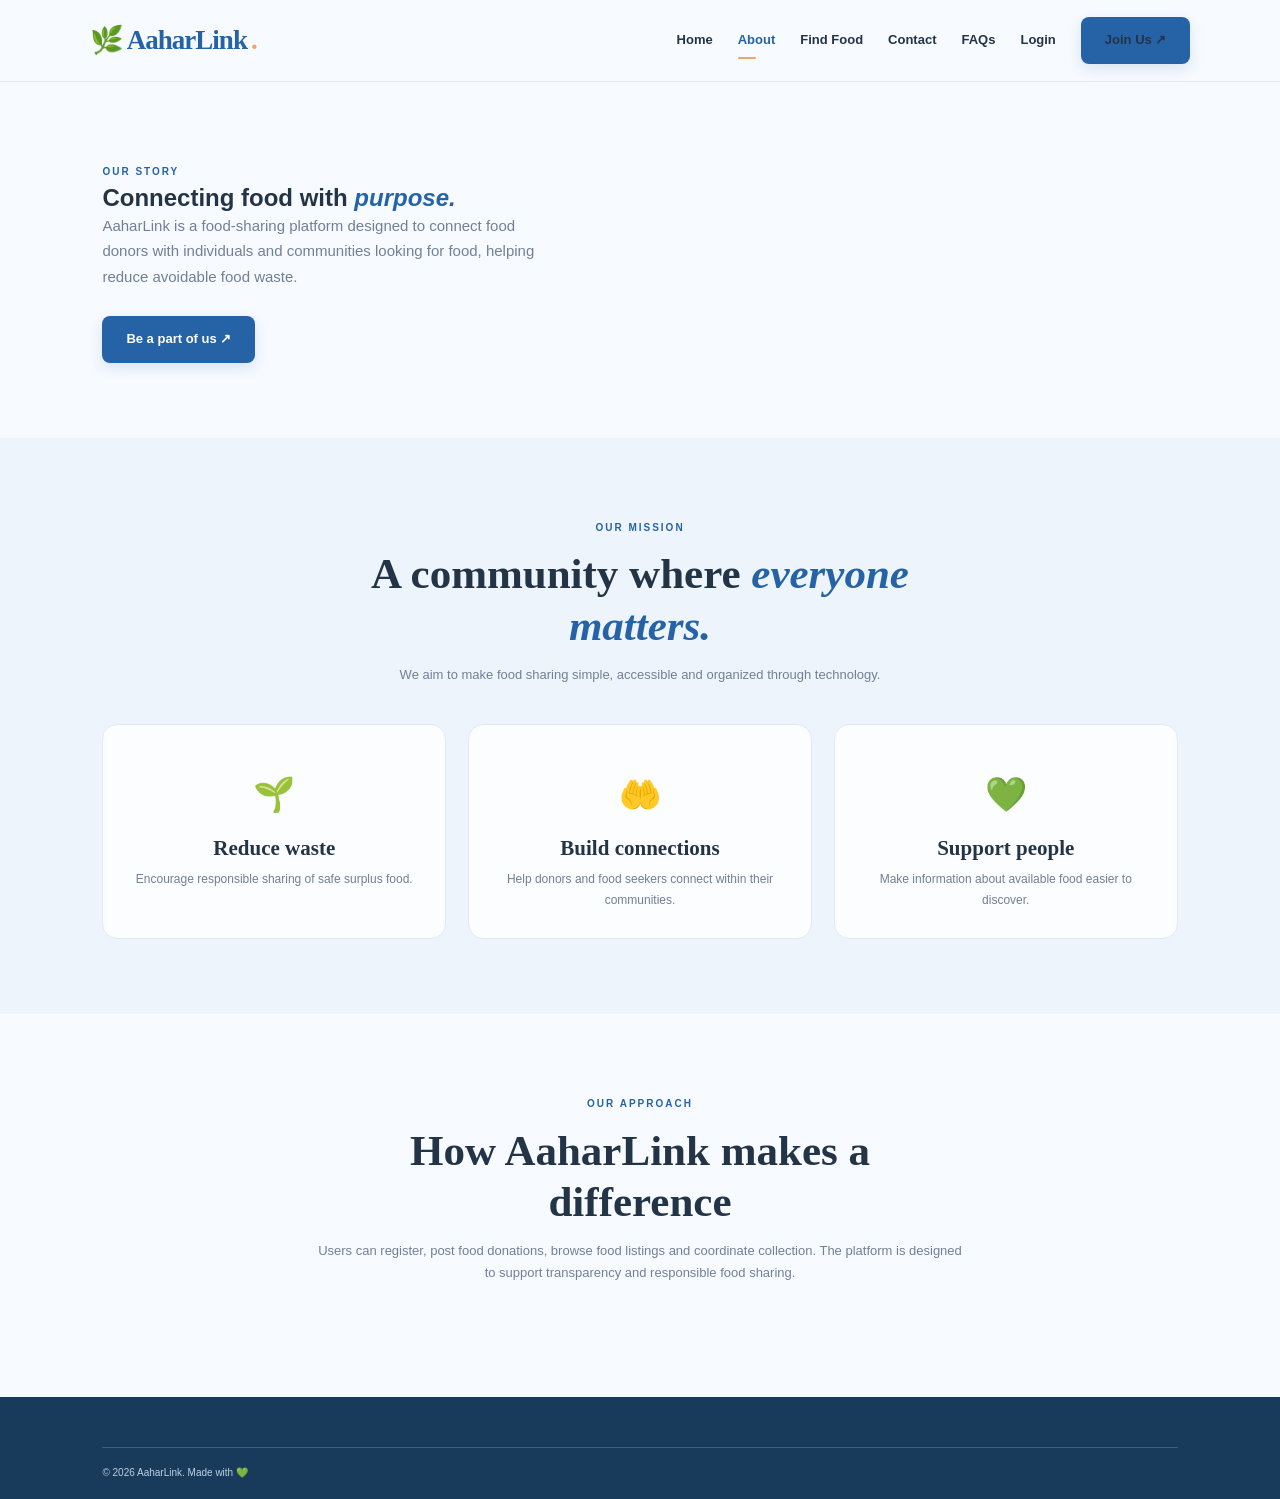
<file: frontend/pages/about.html>
<!DOCTYPE html>
<html lang="en">
<head>
  <meta charset="UTF-8">
  <meta name="viewport" content="width=device-width, initial-scale=1">
  <title>About Us | AaharLink</title>
<link rel="stylesheet" href="../css/style.css">
  
</head>
<body>
<header class="navbar">
  <a class="logo" href="index.html">🌿 AaharLink<span>.</span></a>
  <button class="menu-toggle" id="menuToggle">☰</button>
  <nav id="navLinks">
    <a href="index.html">Home</a><a class="active" href="about.html">About</a>
    <a href="find-food.html">Find Food</a><a href="contact.html">Contact</a>
    <a href="faqs.html">FAQs</a><a href="login.html">Login</a>
    <a class="btn btn-primary" href="register.html">Join Us ↗</a>
  </nav>
</header>
<main>
  <section class="section">
    <div class="hero-content">
      <span class="eyebrow">OUR STORY</span>
      <h1>Connecting food with <span>purpose.</span></h1>
      <p>AaharLink is a food-sharing platform designed to connect food donors with individuals and communities looking for food, helping reduce avoidable food waste.</p>
      <a class="btn btn-primary" href="register.html">Be a part of us ↗</a>
    </div>
  </section>
  <section class="section impact">
    <div class="impact-heading">
      <span class="eyebrow">OUR MISSION</span>
      <h2>A community where <span>everyone matters.</span></h2>
      <p>We aim to make food sharing simple, accessible and organized through technology.</p>
    </div>
    <div class="steps-grid">
      <div class="step-card"><span class="step-icon">🌱</span><h3>Reduce waste</h3><p>Encourage responsible sharing of safe surplus food.</p></div>
      <div class="step-card"><span class="step-icon">🤲</span><h3>Build connections</h3><p>Help donors and food seekers connect within their communities.</p></div>
      <div class="step-card"><span class="step-icon">💚</span><h3>Support people</h3><p>Make information about available food easier to discover.</p></div>
    </div>
  </section>
  <section class="section">
    <div class="impact-heading">
      <span class="eyebrow">OUR APPROACH</span>
      <h2>How AaharLink makes a difference</h2>
      <p>Users can register, post food donations, browse food listings and coordinate collection. The platform is designed to support transparency and responsible food sharing.</p>
    </div>
  </section>
</main>
<footer class="footer"><div class="footer-bottom">© 2026 AaharLink. Made with 💚</div></footer>
<script src="../js/api.js"></script>
<script src="../js/main.js"></script>
</body>
</html>
</file>
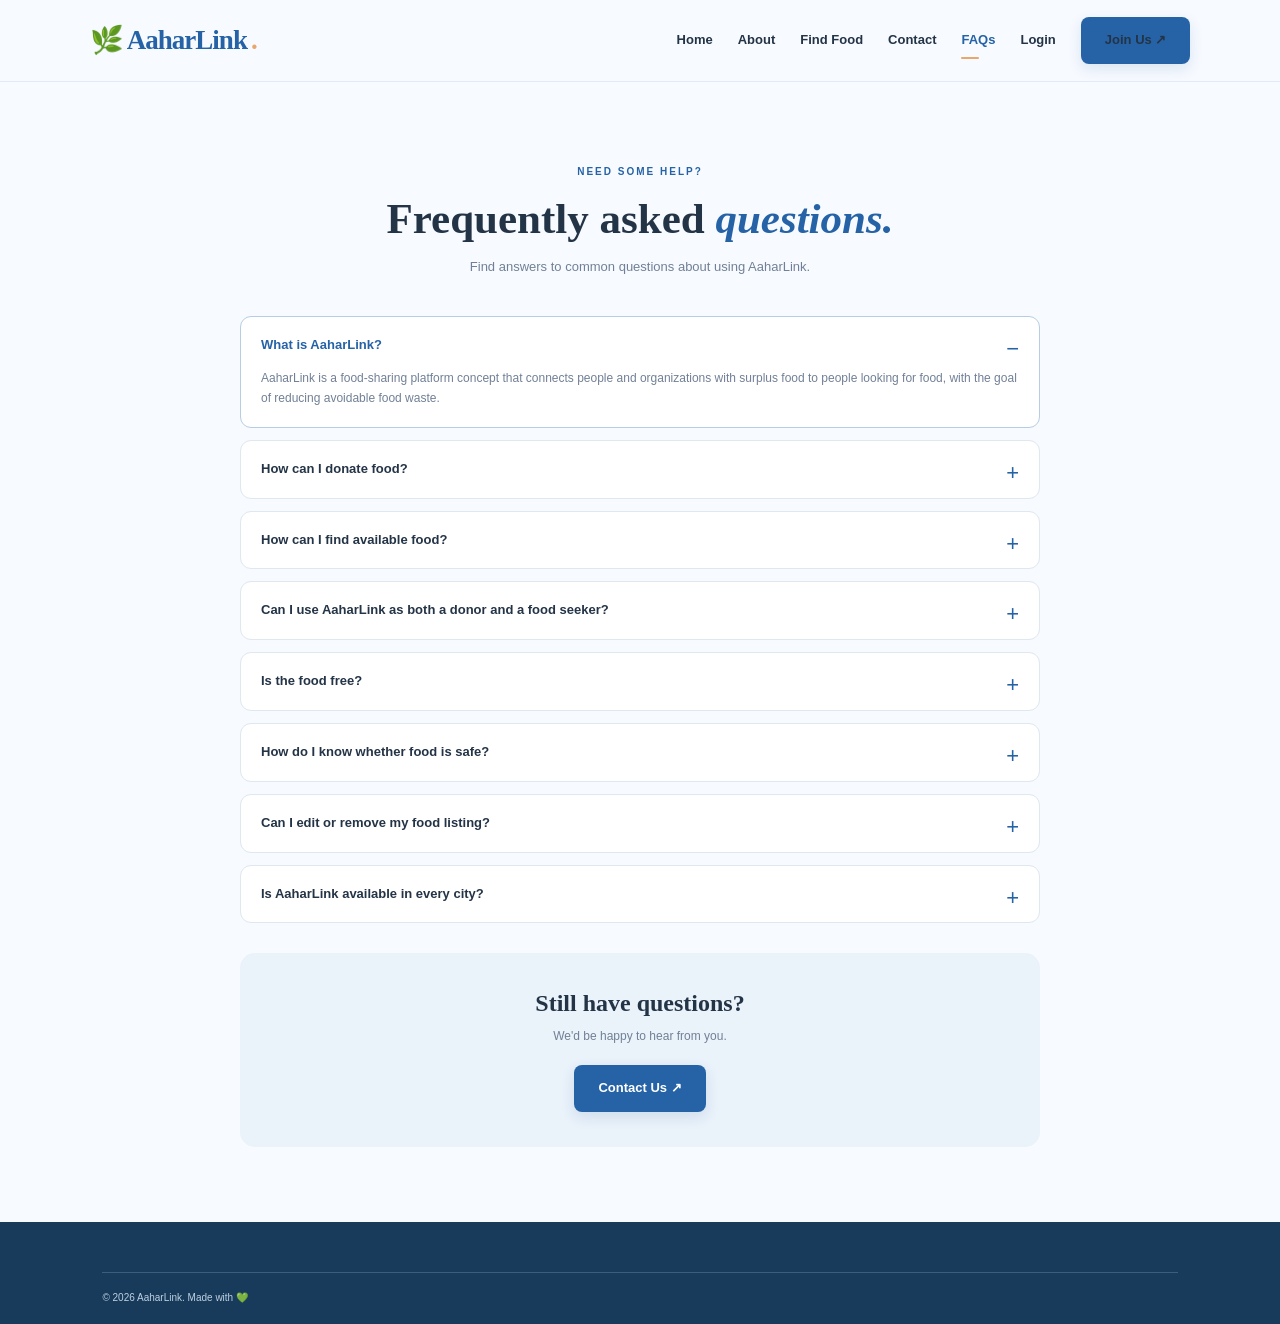
<file: frontend/pages/faqs.html>
<!DOCTYPE html>
<html lang="en">
<head>
  <meta charset="UTF-8">
  <meta name="viewport" content="width=device-width, initial-scale=1">
  <title>FAQs | AaharLink</title>
<link rel="stylesheet" href="../css/style.css">
  
</head>
<body>
<header class="navbar">
  <a class="logo" href="index.html">🌿 AaharLink<span>.</span></a>
  <button class="menu-toggle" id="menuToggle">☰</button>
  <nav id="navLinks">
    <a href="index.html">Home</a><a href="about.html">About</a>
    <a href="find-food.html">Find Food</a><a href="contact.html">Contact</a>
    <a class="active" href="faqs.html">FAQs</a><a href="login.html">Login</a>
    <a class="btn btn-primary" href="register.html">Join Us ↗</a>
  </nav>
</header>
<main class="section">
  <div class="impact-heading">
    <span class="eyebrow">NEED SOME HELP?</span>
    <h2>Frequently asked <span>questions.</span></h2>
    <p>Find answers to common questions about using AaharLink.</p>
  </div>
  <div class="faq-list">
    <details open>
      <summary>What is AaharLink?</summary>
      <p>AaharLink is a food-sharing platform concept that connects people and organizations with surplus food to people looking for food, with the goal of reducing avoidable food waste.</p>
    </details>
    <details>
      <summary>How can I donate food?</summary>
      <p>Create an account, log in, open the Donate Food page and provide the food name, category, quantity, location and pickup deadline.</p>
    </details>
    <details>
      <summary>How can I find available food?</summary>
      <p>Visit the Find Food page to browse food listings. You can search by food name or location and filter by category.</p>
    </details>
    <details>
      <summary>Can I use AaharLink as both a donor and a food seeker?</summary>
      <p>Yes. During registration, select the Both option to indicate that you want to donate food and find food.</p>
    </details>
    <details>
      <summary>Is the food free?</summary>
      <p>AaharLink is designed to facilitate food donations. The terms of each listing should be clear, and users should confirm collection details with the donor.</p>
    </details>
    <details>
      <summary>How do I know whether food is safe?</summary>
      <p>Donors should provide accurate preparation, storage and pickup information. Food seekers should confirm these details and follow appropriate food-safety practices before accepting food.</p>
    </details>
    <details>
      <summary>Can I edit or remove my food listing?</summary>
      <p>Editing and removal are planned features. They need to be implemented with the backend and database before they are available in the live platform.</p>
    </details>
    <details>
      <summary>Is AaharLink available in every city?</summary>
      <p>The platform can be developed for multiple locations. Actual availability depends on the food donations and community participation in each area.</p>
    </details>
  </div>
  <div class="faq-contact">
    <h3>Still have questions?</h3>
    <p>We'd be happy to hear from you.</p>
    <a class="btn btn-primary" href="contact.html">Contact Us ↗</a>
  </div>
</main>
<footer class="footer"><div class="footer-bottom">© 2026 AaharLink. Made with 💚</div></footer>
<script src="../js/api.js"></script>
<script src="../js/main.js"></script>
</body>
</html>
</file>
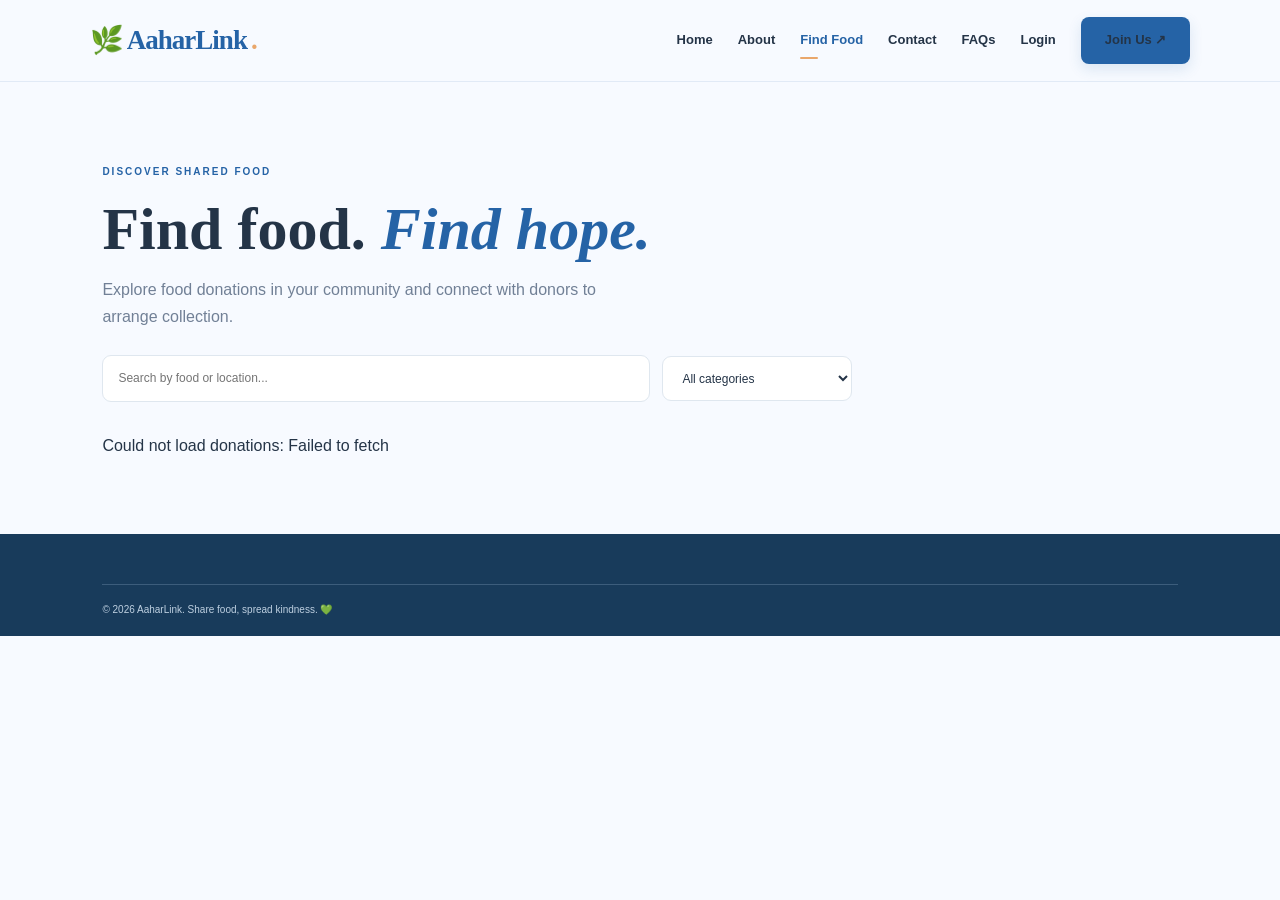
<file: frontend/pages/find-food.html>
<!DOCTYPE html>
<html lang="en">
<head>
  <meta charset="UTF-8">
  <meta name="viewport" content="width=device-width, initial-scale=1">
  <title>Find Food | AaharLink</title>
 <link rel="stylesheet" href="../css/dashboard.css">
 
<link rel="stylesheet" href="../css/style.css">
  
</head>
<body>
<header class="navbar">
  <a class="logo" href="index.html">🌿 AaharLink<span>.</span></a>
  <button class="menu-toggle" id="menuToggle">☰</button>
  <nav id="navLinks">
    <a href="index.html">Home</a><a href="about.html">About</a>
    <a class="active" href="find-food.html">Find Food</a>
    <a href="contact.html">Contact</a><a href="faqs.html">FAQs</a>
    <a href="login.html">Login</a>
    <a class="btn btn-primary" href="register.html">Join Us ↗</a>
  </nav>
</header>
<main>
  <section class="section">
    <span class="eyebrow">DISCOVER SHARED FOOD</span>
    <h1 style="font:700 clamp(38px,5vw,60px) 'Playfair Display',serif;margin:12px 0">
      Find food. <span>Find hope.</span>
    </h1>
    <p style="color:var(--muted);max-width:550px;margin-bottom:25px">
      Explore food donations in your community and connect with donors to arrange collection.
    </p>
    <div class="find-controls">
      <input id="foodSearch" type="search" placeholder="Search by food or location...">
      <select id="foodCategory">
        <option value="All">All categories</option>
        <option value="Fresh Meals">Fresh meals</option>
        <option value="Bakery">Bakery</option>
        <option value="Groceries">Groceries</option>
      </select>
    </div>
    <p id="findMessage" class="form-message" role="status"></p>
    <div id="findFoodGrid" class="dashboard-food-grid find-grid"></div>
    <p id="findEmpty" class="empty-state" hidden>No matching food listings found.</p>
  </section>
</main>
<footer class="footer"><div class="footer-bottom">© 2026 AaharLink. Share food, spread kindness. 💚</div></footer>
<script src="../js/config.js"></script>
<script src="../js/api.js"></script>
<script src="../js/main.js"></script>
<script src="../js/find-food.js"></script>
</body>
</html>
</file>
<file: frontend/css/style.css>
/* =========================================
   AAHARLINK — GLOBAL STYLESHEET
   Theme: Blue & White
========================================= */

/* 1. GOOGLE FONTS
   DM Sans + Playfair Display are imported in HTML.
========================================= */

:root {
  /* Brand Colors */
  --green: #2563a6;
  --green-dark: #174775;
  --green-light: #4784bd;
  --sage: #dceafb;
  --sage-light: #edf5fd;
  --cream: #f7faff;
  --cream-dark: #eaf2fa;
  --white: #ffffff;

  /* Text Colors */
  --text: #243447;
  --muted: #718096;
  --light-text: #9aa9b8;

  /* Accent Colors */
  --orange: #e9a76b;
  --peach: #f7e5d4;
  --red: #c45d54;
  --blue: #e8f0f5;

  /* Borders and Shadows */
  --border: #dfe7ef;
  --shadow-sm: 0 4px 15px rgba(36, 67, 102, 0.06);
  --shadow: 0 12px 35px rgba(36, 67, 102, 0.1);
  --shadow-lg: 0 20px 55px rgba(36, 67, 102, 0.14);

  /* Layout */
  --container: 1200px;
  --radius-sm: 8px;
  --radius-md: 14px;
  --radius-lg: 20px;
  --transition: 0.25s ease;
}

/* 2. RESET */

* {
  margin: 0;
  padding: 0;
  box-sizing: border-box;
}

html {
  scroll-behavior: smooth;
  scroll-padding-top: 90px;
}

body {
  min-height: 100vh;
  font-family: "DM Sans", sans-serif;
  background: var(--cream);
  color: var(--text);
  line-height: 1.6;
  overflow-x: hidden;
}

h1, h2, h3, h4, h5, h6 {
  color: var(--text);
  line-height: 1.25;
}

p {
  line-height: 1.7;
}

a {
  color: inherit;
  text-decoration: none;
}

button,
input,
textarea,
select {
  font: inherit;
}

button {
  cursor: pointer;
}

img {
  display: block;
  max-width: 100%;
}

ul {
  list-style: none;
}

::selection {
  background: var(--sage);
  color: var(--green-dark);
}

/* 3. SCROLLBAR */

::-webkit-scrollbar {
  width: 8px;
}

::-webkit-scrollbar-track {
  background: var(--cream);
}

::-webkit-scrollbar-thumb {
  background: #b6cce2;
  border-radius: 20px;
}

::-webkit-scrollbar-thumb:hover {
  background: var(--green-light);
}

/* 4. NAVIGATION BAR */

.navbar {
  width: 100%;
  min-height: 82px;
  padding: 12px 7%;
  display: flex;
  align-items: center;
  justify-content: space-between;
  gap: 25px;
  position: sticky;
  top: 0;
  z-index: 100;
  background: rgba(247, 250, 255, 0.97);
  border-bottom: 1px solid rgba(37, 99, 166, 0.1);
  backdrop-filter: blur(12px);
}

.logo {
  display: inline-flex;
  align-items: center;
  gap: 4px;
  flex-shrink: 0;
  color: var(--green);
  font-family: "Playfair Display", serif;
  font-size: 27px;
  font-weight: 800;
  letter-spacing: -1px;
}

.logo span {
  color: var(--orange);
}

.navbar nav {
  display: flex;
  align-items: center;
  justify-content: flex-end;
  gap: 25px;
}

.navbar nav a,
.navbar nav button {
  color: var(--text);
  font-size: 13px;
  font-weight: 600;
  transition: color var(--transition);
  white-space: nowrap;
}

.navbar nav a:hover,
.navbar nav a.active {
  color: var(--green);
}

.navbar nav button.btn-primary,
.navbar nav button.btn-primary:hover {
  color: var(--white);
}

.navbar nav a.active:not(.btn) {
  position: relative;
}

.navbar nav a.active:not(.btn)::after {
  content: "";
  position: absolute;
  height: 2px;
  width: 18px;
  bottom: -8px;
  left: 0;
  background: var(--orange);
  border-radius: 5px;
}

.navbar nav .nav-login {
  margin-left: 3px;
}

.menu-toggle {
  display: none;
  border: 0;
  background: transparent;
  color: var(--green);
  font-size: 25px;
  line-height: 1;
}

/* 5. BUTTONS */

.btn {
  display: inline-flex;
  justify-content: center;
  align-items: center;
  gap: 8px;
  min-height: 45px;
  padding: 12px 23px;
  border: 1px solid transparent;
  border-radius: var(--radius-sm);
  font-size: 13px;
  font-weight: 700;
  text-align: center;
  cursor: pointer;
  transition:
    background var(--transition),
    color var(--transition),
    transform var(--transition),
    box-shadow var(--transition);
}

.btn:hover {
  transform: translateY(-2px);
}

.btn:focus-visible,
button:focus-visible,
a:focus-visible {
  outline: 3px solid var(--orange);
  outline-offset: 3px;
}

.btn-primary {
  background: var(--green);
  color: var(--white);
  box-shadow: 0 5px 14px rgba(37, 99, 166, 0.14);
}

.btn-primary:hover {
  background: var(--green-dark);
  color: var(--white);
  box-shadow: var(--shadow);
}

.btn-outline {
  color: var(--green);
  background: transparent;
  border-color: var(--green);
}

.btn-outline:hover {
  background: var(--sage);
}

.btn-light {
  color: var(--green);
  background: var(--white);
}

.btn-light:hover {
  background: var(--sage-light);
}

.btn-danger {
  color: var(--white);
  background: var(--red);
}

.nav-register {
  min-height: 39px;
  padding: 9px 17px;
}

/* 6. COMMON TEXT STYLES */

.eyebrow {
  display: inline-block;
  color: var(--green);
  font-size: 10px;
  font-weight: 800;
  letter-spacing: 2px;
  line-height: 1.6;
}

.text-muted {
  color: var(--muted);
}

.text-link {
  color: var(--green);
  font-size: 13px;
  font-weight: 700;
  transition: color var(--transition);
}

.text-link:hover {
  color: var(--orange);
}

h2 span,
h1 span {
  color: var(--green);
  font-style: italic;
}

/* 7. HERO SECTION */

.hero {
  width: 100%;
  min-height: 590px;
  padding: 75px 8% 85px;
  display: grid;
  grid-template-columns: 1fr 1fr;
  align-items: center;
  gap: 65px;
  max-width: 1600px;
  margin: auto;
}

.hero-content {
  max-width: 570px;
}

.hero h1 {
  margin: 20px 0;
  color: var(--text);
  font-family: "Playfair Display", serif;
  font-size: clamp(48px, 6vw, 76px);
  font-weight: 800;
  line-height: 1.1;
  letter-spacing: -2px;
}

.hero-content > p {
  max-width: 460px;
  margin-bottom: 27px;
  color: var(--muted);
  font-size: 15px;
}

.hero-buttons {
  display: flex;
  flex-wrap: wrap;
  gap: 12px;
}

.hero-note {
  margin-top: 26px;
  color: var(--muted);
  font-size: 12px;
}

.hero-note span {
  color: #c47c57;
  font-size: 19px;
}

.hero-image {
  position: relative;
  padding: 0 0 25px 20px;
}

.hero-image::before {
  content: "";
  position: absolute;
  inset: 20px -15px 0 40px;
  z-index: 0;
  background: var(--sage);
  border-radius: 45% 45% 20px 20px;
  transform: rotate(3deg);
}

.hero-image > img {
  position: relative;
  z-index: 1;
  width: 100%;
  height: 410px;
  object-fit: cover;
  border-radius: 48% 48% 18px 18px;
  box-shadow: var(--shadow);
}

.floating-card {
  position: absolute;
  left: -25px;
  bottom: 60px;
  z-index: 2;
  display: flex;
  align-items: center;
  gap: 12px;
  padding: 14px 19px;
  background: var(--white);
  border-radius: 14px;
  box-shadow: var(--shadow);
}

.floating-icon {
  font-size: 29px;
}

.floating-card strong,
.floating-card small {
  display: block;
}

.floating-card strong {
  color: var(--text);
  font-size: 13px;
}

.floating-card small {
  color: var(--muted);
  font-size: 11px;
}

.image-label {
  position: absolute;
  right: 0;
  bottom: 0;
  z-index: 2;
  padding: 8px 15px;
  background: var(--green);
  color: var(--white);
  border-radius: var(--radius-sm);
  font-size: 11px;
}

/* 8. COMMON SECTIONS */

.section {
  padding: 75px 8%;
}

.impact-heading {
  max-width: 650px;
  margin: 0 auto 38px;
  text-align: center;
}

.impact-heading h2,
.section-heading h2 {
  margin: 10px 0 12px;
  font-family: "Playfair Display", serif;
  font-size: clamp(30px, 4vw, 43px);
  font-weight: 700;
  line-height: 1.2;
}

.impact-heading p {
  color: var(--muted);
  font-size: 13px;
}

/* 9. IMPACT STATISTICS */

.impact {
  background: #edf4fb;
  text-align: center;
}

.impact-grid {
  display: grid;
  grid-template-columns: repeat(4, 1fr);
  gap: 18px;
}

.impact-card {
  padding: 25px 10px;
  background: var(--white);
  border: 1px solid rgba(37, 99, 166, 0.05);
  border-radius: 15px;
  box-shadow: var(--shadow-sm);
  transition: transform var(--transition), box-shadow var(--transition);
}

.impact-card:hover {
  transform: translateY(-5px);
  box-shadow: var(--shadow);
}

.impact-card > span {
  font-size: 30px;
}

.impact-card h3 {
  margin: 9px 0 2px;
  color: var(--green);
  font-family: "Playfair Display", serif;
  font-size: 29px;
}

.impact-card p {
  color: var(--muted);
  font-size: 12px;
}

.demo-note {
  display: block;
  margin-top: 16px;
  color: var(--muted);
  font-size: 10px;
}

/* 10. FOOD CATEGORY SECTION */

.food-section {
  background: var(--cream);
}

.section-heading {
  display: flex;
  align-items: end;
  justify-content: space-between;
  gap: 15px;
  margin-bottom: 30px;
}

.food-grid {
  display: grid;
  grid-template-columns: repeat(3, minmax(0, 1fr));
  gap: 23px;
}

.food-card {
  overflow: hidden;
  background: var(--white);
  border: 1px solid rgba(37, 99, 166, 0.06);
  border-radius: 15px;
  box-shadow: var(--shadow-sm);
  transition: transform var(--transition), box-shadow var(--transition);
}

.food-card:hover {
  transform: translateY(-5px);
  box-shadow: var(--shadow);
}

.food-card img {
  width: 100%;
  height: 225px;
  object-fit: cover;
}

.food-card-body {
  padding: 20px;
}

.food-tag {
  display: inline-block;
  padding: 5px 10px;
  background: var(--sage-light);
  color: var(--green);
  border-radius: 20px;
  font-size: 10px;
  font-weight: 700;
}

.food-card h3 {
  margin: 10px 0 5px;
  font-family: "Playfair Display", serif;
  font-size: 21px;
}

.food-card p {
  color: var(--muted);
  font-size: 12px;
}

/* 11. HOW IT WORKS */

.how-section {
  background: #f0f5fb;
}

.steps-grid {
  display: grid;
  grid-template-columns: repeat(3, minmax(0, 1fr));
  gap: 22px;
}

.step-card {
  position: relative;
  padding: 28px;
  background: #fbfdff;
  border: 1px solid #e1eaf4;
  border-radius: 15px;
  transition: transform var(--transition), box-shadow var(--transition);
}

.step-card:hover {
  transform: translateY(-4px);
  box-shadow: var(--shadow);
}

.step-number {
  position: absolute;
  top: 15px;
  right: 20px;
  color: #dce8f5;
  font-family: "Playfair Display", serif;
  font-size: 38px;
  font-weight: 700;
}

.step-icon {
  display: block;
  margin: 14px 0;
  font-size: 34px;
}

.step-card h3 {
  margin-bottom: 8px;
  font-family: "Playfair Display", serif;
  font-size: 21px;
}

.step-card p {
  color: var(--muted);
  font-size: 12px;
}

/* 12. CALL TO ACTION */

.cta-section {
  margin: 65px 8%;
  padding: 55px;
  display: flex;
  align-items: center;
  justify-content: space-between;
  gap: 25px;
  color: var(--white);
  background: var(--green);
  border-radius: 20px;
  box-shadow: var(--shadow);
}

.cta-section .eyebrow {
  color: #d9e8f7;
}

.cta-section h2 {
  margin: 12px 0;
  color: var(--white);
  font-family: "Playfair Display", serif;
  font-size: clamp(30px, 4vw, 42px);
  line-height: 1.2;
}

.cta-section p {
  color: #e0ebf7;
  font-size: 13px;
}

/* 13. ABOUT PAGE */

.about-hero {
  padding: 80px 8%;
  display: grid;
  grid-template-columns: 1fr 1fr;
  align-items: center;
  gap: 50px;
}

.about-hero h1 {
  margin: 15px 0;
  font: 800 clamp(40px, 5vw, 64px)/1.15 "Playfair Display", serif;
}

.about-hero p {
  margin-bottom: 20px;
  color: var(--muted);
  font-size: 14px;
}

.about-hero img {
  width: 100%;
  height: 390px;
  object-fit: cover;
  border-radius: 20px 70px 20px 70px;
  box-shadow: var(--shadow);
}

/* 14. CONTACT PAGE */

.contact-layout {
  max-width: 950px;
  margin: 35px auto;
  display: grid;
  grid-template-columns: 0.8fr 1.2fr;
  overflow: hidden;
  background: var(--white);
  border: 1px solid var(--border);
  border-radius: 18px;
  box-shadow: var(--shadow);
}

.contact-info {
  padding: 40px 30px;
  background: #eaf2fa;
}

.contact-info h2 {
  font-family: "Playfair Display", serif;
  font-size: 27px;
}

.contact-info > p {
  margin: 12px 0 30px;
  color: var(--muted);
  font-size: 12px;
}

.contact-detail {
  display: flex;
  align-items: flex-start;
  gap: 12px;
  margin: 20px 0;
}

.contact-detail strong {
  font-size: 12px;
}

.contact-detail span {
  font-size: 12px;
}

/* 15. CONTACT FORM */

.contact-form {
  display: flex;
  flex-direction: column;
  gap: 10px;
  padding: 35px;
}

.contact-form label {
  font-size: 12px;
  font-weight: 700;
}

.contact-form input,
.contact-form textarea {
  width: 100%;
  padding: 12px;
  border: 1px solid var(--border);
  border-radius: 8px;
  outline: none;
  background: #fff;
  color: var(--text);
  font-size: 13px;
}

.contact-form textarea {
  resize: vertical;
}

.contact-form input:focus,
.contact-form textarea:focus {
  border-color: var(--green);
  box-shadow: 0 0 0 3px rgba(37, 99, 166, 0.1);
}

/* 16. FAQ PAGE */

.faq-list {
  max-width: 800px;
  margin: 0 auto;
}

.faq-list details {
  margin-bottom: 12px;
  padding: 18px 20px;
  background: var(--white);
  border: 1px solid var(--border);
  border-radius: 11px;
  transition: border-color var(--transition);
}

.faq-list details[open] {
  border-color: #b7cde3;
}

.faq-list summary {
  position: relative;
  color: var(--text);
  font-size: 13px;
  font-weight: 700;
  cursor: pointer;
  list-style: none;
  padding-right: 25px;
}

.faq-list summary::-webkit-details-marker {
  display: none;
}

.faq-list summary::after {
  content: "+";
  position: absolute;
  right: 0;
  top: -4px;
  color: var(--green);
  font-size: 22px;
  font-weight: 400;
}

.faq-list details[open] summary::after {
  content: "−";
}

.faq-list details[open] summary {
  color: var(--green);
}

.faq-list details p {
  margin-top: 12px;
  color: var(--muted);
  font-size: 12px;
}

.faq-contact {
  max-width: 800px;
  margin: 30px auto 0;
  padding: 35px;
  background: #eaf2fa;
  border-radius: 15px;
  text-align: center;
}

.faq-contact h3 {
  font-family: "Playfair Display", serif;
  font-size: 24px;
}

.faq-contact p {
  margin: 8px 0 18px;
  color: var(--muted);
  font-size: 12px;
}

/* 17. FIND FOOD PAGE */

.find-controls {
  max-width: 750px;
  margin: 25px 0 30px;
  display: flex;
  gap: 12px;
}

.find-controls input,
.find-controls select {
  min-width: 0;
  padding: 13px 15px;
  background: var(--white);
  border: 1px solid var(--border);
  border-radius: 9px;
  outline: none;
  color: var(--text);
  font-size: 12px;
}

.find-controls input {
  flex: 1;
}

.find-controls select {
  width: 190px;
}

.find-controls input:focus,
.find-controls select:focus {
  border-color: var(--green);
}

/* 18. FOOTER */

.footer {
  padding: 50px 8% 18px;
  background: #183b5b;
  color: #edf5fc;
}

.footer-main {
  display: grid;
  grid-template-columns: 2fr 1fr 1fr;
  gap: 50px;
  padding-bottom: 35px;
}

.footer-logo {
  color: var(--white);
}

.footer-main p {
  max-width: 330px;
  margin-top: 12px;
  color: #c3d3e2;
  font-size: 12px;
}

.footer-main h4 {
  margin-bottom: 13px;
  color: var(--white);
  font-size: 13px;
}

.footer-main > div > a:not(.logo) {
  display: block;
  margin: 8px 0;
  color: #c3d3e2;
  font-size: 12px;
  transition: color var(--transition);
}

.footer-main > div > a:hover {
  color: var(--white);
}

.footer-bottom {
  display: flex;
  justify-content: space-between;
  gap: 15px;
  padding-top: 17px;
  border-top: 1px solid #3c5d7c;
  color: #bed0e1;
  font-size: 10px;
}

/* 19. SHARED EMPTY AND STATUS STATES */

.empty-state {
  padding: 40px 10px;
  color: var(--muted);
  text-align: center;
  font-size: 13px;
}

[hidden] {
  display: none !important;
}

/* 20. RESPONSIVE DESIGN */

@media (max-width: 1100px) {
  .navbar {
    padding-right: 5%;
    padding-left: 5%;
  }

  .navbar nav {
    gap: 15px;
  }

  .hero {
    padding-right: 6%;
    padding-left: 6%;
    gap: 35px;
  }

  .section {
    padding-right: 6%;
    padding-left: 6%;
  }

  .footer {
    padding-right: 6%;
    padding-left: 6%;
  }
}

@media (max-width: 850px) {
  .navbar nav {
    gap: 11px;
  }

  .navbar nav a,
  .navbar nav button {
    font-size: 11px;
  }

  .logo {
    font-size: 23px;
  }

  .hero {
    min-height: 520px;
    gap: 25px;
  }

  .hero h1 {
    font-size: 53px;
  }

  .hero-image > img {
    height: 350px;
  }

  .impact-grid {
    grid-template-columns: repeat(2, 1fr);
  }

  .food-grid {
    gap: 15px;
  }

  .food-card img {
    height: 185px;
  }

  .steps-grid {
    gap: 14px;
  }

  .step-card {
    padding: 20px;
  }
}

@media (max-width: 700px) {
  .navbar {
    min-height: 70px;
    padding: 10px 5%;
  }

  .menu-toggle {
    display: block;
  }

  .navbar nav {
    display: none;
    position: absolute;
    top: 70px;
    left: 0;
    right: 0;
    padding: 22px 7%;
    flex-direction: column;
    align-items: stretch;
    gap: 14px;
    background: var(--cream);
    box-shadow: var(--shadow);
    border-top: 1px solid var(--border);
  }

  .navbar nav.open {
    display: flex;
  }

  .navbar nav a,
  .navbar nav button {
    padding: 5px 0;
    font-size: 13px;
  }

  .navbar nav a.active:not(.btn)::after {
    display: none;
  }

  .navbar nav .btn {
    align-self: flex-start;
    padding: 10px 18px;
  }

  .hero {
    grid-template-columns: 1fr;
    padding: 45px 6% 55px;
    gap: 35px;
  }

  .hero h1 {
    font-size: clamp(44px, 11vw, 62px);
  }

  .hero-content > p {
    font-size: 13px;
  }

  .hero-image {
    margin: 0 12px;
    padding-left: 10px;
  }

  .hero-image > img {
    height: 330px;
  }

  .floating-card {
    left: -8px;
    bottom: 45px;
  }

  .section {
    padding: 55px 6%;
  }

  .impact-grid {
    grid-template-columns: repeat(2, 1fr);
    gap: 12px;
  }

  .impact-card {
    padding: 20px 8px;
  }

  .impact-card h3 {
    font-size: 25px;
  }

  .food-grid,
  .steps-grid {
    grid-template-columns: 1fr;
  }

  .food-card img {
    height: 230px;
  }

  .section-heading {
    align-items: flex-start;
    flex-direction: column;
  }

  .cta-section {
    margin: 40px 5%;
    padding: 35px 25px;
    flex-direction: column;
    align-items: flex-start;
  }

  .footer {
    padding: 40px 6% 18px;
  }

  .footer-main {
    grid-template-columns: 1fr 1fr;
    gap: 28px;
  }

  .footer-main > div:first-child {
    grid-column: 1 / -1;
  }

  .footer-bottom {
    flex-direction: column;
  }

  .contact-layout {
    grid-template-columns: 1fr;
  }

  .contact-info {
    padding: 30px;
  }

  .contact-form {
    padding: 25px;
  }

  .find-controls {
    flex-direction: column;
  }

  .find-controls select {
    width: 100%;
  }

  .about-hero {
    grid-template-columns: 1fr;
    padding: 55px 6%;
  }

  .about-hero img {
    height: 300px;
  }
}

@media (max-width: 380px) {
  .logo {
    font-size: 22px;
  }

  .hero h1 {
    font-size: 42px;
  }

  .hero-buttons {
    flex-direction: column;
    align-items: stretch;
  }

  .impact-card h3 {
    font-size: 22px;
  }

  .footer-main {
    gap: 20px;
  }
}

/* 21. REDUCED MOTION ACCESSIBILITY */

@media (prefers-reduced-motion: reduce) {
  *,
  *::before,
  *::after {
    scroll-behavior: auto !important;
    animation-duration: 0.01ms !important;
    transition-duration: 0.01ms !important;
  }
}
</file>
<file: frontend/css/dashboard.css>
/* =========================================
   AAHARLINK — DASHBOARD STYLESHEET
   Dashboard | Food Listings | Search
========================================= */

/* 1. DASHBOARD BASE */

.dashboard-page {
  min-height: 100vh;
  background: #f3f7fc;
}

.dashboard-page h1,
.dashboard-page h2,
.dashboard-page h3 {
  color: var(--text);
}

/* 2. SIDEBAR */

.sidebar {
  position: fixed;
  top: 0;
  bottom: 0;
  left: 0;
  z-index: 30;
  display: flex;
  flex-direction: column;
  width: 245px;
  padding: 28px 18px;
  overflow-y: auto;
  background: var(--white);
  border-right: 1px solid var(--border);
  transition: transform 0.3s ease;
}

.sidebar .logo {
  padding: 0 7px;
  font-size: 25px;
}

.sidebar-label {
  margin: 38px 12px 12px;
  color: #8a9bad;
  font-size: 10px;
  font-weight: 800;
  letter-spacing: 2px;
}

/* 3. SIDEBAR LINKS */

.side-link {
  display: flex;
  align-items: center;
  gap: 13px;
  width: 100%;
  margin: 3px 0;
  padding: 12px;
  border: 0;
  border-radius: 9px;
  background: transparent;
  color: #5e7185;
  font-family: "DM Sans", sans-serif;
  font-size: 12px;
  font-weight: 500;
  text-align: left;
  cursor: pointer;
  transition:
    color var(--transition),
    background var(--transition),
    transform var(--transition);
}

.side-link:hover {
  background: var(--sage-light);
  color: var(--green);
  transform: translateX(2px);
}

.side-link.selected {
  background: #e6f0fa;
  color: var(--green);
  font-weight: 700;
}

.side-link span {
  line-height: 1.5;
}

/* 4. SIDEBAR BOTTOM */

.sidebar-bottom {
  margin-top: auto;
  padding-top: 20px;
}

.sidebar-help {
  margin-bottom: 15px;
  padding: 15px;
  border: 1px solid #dce8f4;
  border-radius: 12px;
  background: #eef5fc;
  color: var(--green);
  font-size: 21px;
}

.sidebar-help strong {
  display: block;
  margin: 5px 0;
  color: var(--green-dark);
  font-size: 12px;
}

.sidebar-help p {
  color: var(--muted);
  font-size: 10px;
  line-height: 1.5;
}

.logout-btn {
  font-family: "DM Sans", sans-serif;
}

.logout-btn:hover {
  background: #fff0ed;
  color: var(--red);
}

/* 5. DASHBOARD MAIN CONTENT */

.dashboard-main {
  min-height: 100vh;
  margin-left: 245px;
}

/* 6. TOP HEADER */

.dash-header {
  position: sticky;
  top: 0;
  z-index: 20;
  display: flex;
  align-items: center;
  justify-content: space-between;
  gap: 15px;
  height: 75px;
  padding: 0 4%;
  background: rgba(255, 255, 255, 0.96);
  border-bottom: 1px solid var(--border);
  backdrop-filter: blur(10px);
}

.dash-header .menu-toggle {
  display: none;
  flex-shrink: 0;
}

/* 7. DASHBOARD SEARCH */

.dash-search {
  display: flex;
  align-items: center;
  gap: 10px;
  width: min(360px, 50%);
  padding: 10px 14px;
  background: #f2f6fb;
  border: 1px solid transparent;
  border-radius: 9px;
  transition: border-color var(--transition);
}

.dash-search:focus-within {
  border-color: #b7cde3;
}

.dash-search span {
  color: var(--green);
  font-size: 18px;
}

.dash-search input {
  width: 100%;
  min-width: 0;
  border: 0;
  outline: 0;
  background: transparent;
  color: var(--text);
  font-size: 11px;
}

.dash-search input::placeholder {
  color: #8a9bad;
}

/* 8. USER PROFILE */

.profile-area {
  display: flex;
  align-items: center;
  gap: 10px;
  flex-shrink: 0;
}

.profile-icon {
  display: grid;
  place-items: center;
  width: 37px;
  height: 37px;
  border-radius: 50%;
  background: var(--sage);
  font-size: 17px;
}

.profile-area strong,
.profile-area small {
  display: block;
}

.profile-area strong {
  max-width: 150px;
  overflow: hidden;
  color: var(--text);
  font-size: 11px;
  text-overflow: ellipsis;
  white-space: nowrap;
}

.profile-area small {
  color: var(--muted);
  font-size: 9px;
}

/* 9. DASHBOARD INNER AREA */

.dash-content {
  width: 100%;
  max-width: 1500px;
  margin: 0 auto;
  padding: 32px 4%;
}

/* 10. WELCOME BANNER */

.welcome-banner {
  position: relative;
  display: flex;
  align-items: center;
  justify-content: space-between;
  min-height: 205px;
  padding: 30px 35px;
  overflow: hidden;
  background: #dceafb;
  border: 1px solid rgba(37, 99, 166, 0.07);
  border-radius: 16px;
}

.welcome-banner::after {
  content: "";
  position: absolute;
  top: -70px;
  right: 100px;
  width: 230px;
  height: 230px;
  border: 1px solid rgba(37, 99, 166, 0.1);
  border-radius: 50%;
  pointer-events: none;
}

.welcome-banner .eyebrow {
  color: var(--green);
}

.welcome-banner h1 {
  margin: 8px 0;
  color: var(--green-dark);
  font-family: "Playfair Display", serif;
  font-size: 34px;
  font-weight: 700;
  line-height: 1.2;
}

.welcome-banner p {
  margin-bottom: 18px;
  color: #5e7185;
  font-size: 11px;
}

.welcome-art {
  position: relative;
  z-index: 1;
  margin-right: 35px;
  font-size: 95px;
  line-height: 1;
}

.welcome-art span {
  position: absolute;
  right: -20px;
  bottom: 0;
  font-size: 35px;
}

/* 11. DASHBOARD SECTION HEADINGS */

.dash-section-heading {
  display: flex;
  align-items: center;
  justify-content: space-between;
  gap: 12px;
  margin: 32px 0 15px;
}

.dash-section-heading h2 {
  color: var(--text);
  font-family: "Playfair Display", serif;
  font-size: 22px;
  font-weight: 700;
}

.dash-section-heading p {
  margin-top: 4px;
  color: var(--muted);
  font-size: 10px;
}

.listing-heading .btn {
  min-height: 39px;
  padding: 9px 15px;
  font-size: 11px;
  white-space: nowrap;
}

/* 12. STATISTICS GRID */

.stats-grid {
  display: grid;
  grid-template-columns: repeat(3, minmax(0, 1fr));
  gap: 15px;
}

.stat-card {
  position: relative;
  min-width: 0;
  padding: 20px;
  overflow: hidden;
  background: var(--white);
  border: 1px solid #e5ecf4;
  border-radius: 13px;
  box-shadow: var(--shadow-sm);
  transition:
    transform var(--transition),
    box-shadow var(--transition);
}

.stat-card:hover {
  transform: translateY(-3px);
  box-shadow: var(--shadow);
}

.stat-card > span {
  display: inline-grid;
  place-items: center;
  width: 42px;
  height: 42px;
  border-radius: 12px;
  background: var(--sage-light);
  font-size: 22px;
}

.stat-card:nth-child(2) > span {
  background: #f9eadb;
}

.stat-card:nth-child(3) > span {
  background: #e8f0f5;
}

.stat-card p {
  margin-top: 10px;
  color: var(--muted);
  font-size: 10px;
}

.stat-card h2 {
  margin-top: 2px;
  color: var(--green);
  font-family: "Playfair Display", serif;
  font-size: 29px;
  font-weight: 700;
}

/* 13. FOOD CATEGORY FILTERS */

.filter-row {
  display: flex;
  flex-wrap: wrap;
  gap: 8px;
  margin: 15px 0 20px;
}

.filter-btn {
  padding: 8px 15px;
  border: 1px solid var(--border);
  border-radius: 30px;
  background: var(--white);
  color: #5e7185;
  font-family: "DM Sans", sans-serif;
  font-size: 10px;
  font-weight: 600;
  cursor: pointer;
  transition:
    background var(--transition),
    color var(--transition),
    border-color var(--transition);
}

.filter-btn:hover {
  border-color: var(--green);
  color: var(--green);
}

.filter-btn.active {
  border-color: var(--green);
  background: var(--green);
  color: var(--white);
}

/* 14. FOOD LISTING GRID */

.dashboard-food-grid {
  display: grid;
  grid-template-columns: repeat(3, minmax(0, 1fr));
  gap: 17px;
}

/* 15. FOOD LISTING CARD */

.listing-card {
  min-width: 0;
  overflow: hidden;
  background: var(--white);
  border: 1px solid rgba(37, 99, 166, 0.07);
  border-radius: 13px;
  box-shadow: var(--shadow-sm);
  transition:
    transform var(--transition),
    box-shadow var(--transition);
}

.listing-card:hover {
  transform: translateY(-4px);
  box-shadow: var(--shadow);
}

.listing-card > img {
  width: 100%;
  height: 155px;
  object-fit: cover;
  background: var(--sage-light);
}

.listing-body {
  padding: 14px;
}

.listing-body h3 {
  margin: 7px 0;
  color: var(--text);
  font-family: "Playfair Display", serif;
  font-size: 17px;
  font-weight: 700;
  line-height: 1.4;
  overflow-wrap: anywhere;
}

.listing-body p {
  margin: 4px 0;
  color: var(--muted);
  font-size: 10px;
  line-height: 1.6;
  overflow-wrap: anywhere;
}

.request-quantity-label {
  display: block;
  margin-top: 10px;
  color: var(--text);
  font-size: 10px;
  font-weight: 600;
}

.request-quantity {
  display: block;
  width: 100%;
  min-height: 36px;
  margin-top: 5px;
  padding: 8px 10px;
  border: 1px solid var(--border);
  border-radius: 7px;
}

.listing-meta {
  display: inline-block;
  margin-top: 8px;
  color: var(--green);
  font-size: 10px;
  font-weight: 700;
}

/* 16. LISTING STATUS */

.listing-status {
  display: inline-block;
  padding: 4px 8px;
  border-radius: 20px;
  background: #e6f2fd;
  color: var(--green);
  font-size: 9px;
  font-weight: 700;
}

.listing-status.pending {
  background: #fff2df;
  color: #a16b20;
}

.listing-status.collected {
  background: #e8f0f5;
  color: #476e8b;
}

.listing-status.expired {
  background: #fae9e6;
  color: var(--red);
}

/* 17. LISTING ACTION BUTTONS */

.listing-body .btn {
  width: 100%;
  min-height: 37px;
  margin-top: 12px;
  padding: 9px 10px;
  font-size: 10px;
}

.request-btn {
  width: 100%;
}

.listing-actions {
  display: flex;
  flex-wrap: wrap;
  gap: 8px;
  margin-top: 12px;
}

.listing-actions .btn {
  flex: 1;
  min-width: 80px;
  margin-top: 0;
}

/* 18. EMPTY STATE */

.empty-state {
  padding: 40px 10px;
  color: var(--muted);
  text-align: center;
  font-size: 12px;
}

/* 19. FIND FOOD PAGE */

.find-controls {
  display: flex;
  align-items: center;
  gap: 12px;
  max-width: 750px;
  margin: 25px 0 30px;
}

.find-controls input,
.find-controls select {
  min-height: 45px;
  padding: 12px 15px;
  border: 1px solid var(--border);
  border-radius: 9px;
  outline: none;
  background: var(--white);
  color: var(--text);
  font-size: 11px;
  transition: border-color var(--transition), box-shadow var(--transition);
}

.find-controls input {
  flex: 1;
  min-width: 0;
}

.find-controls select {
  width: 190px;
}

.find-controls input:focus,
.find-controls select:focus {
  border-color: var(--green);
  box-shadow: 0 0 0 3px rgba(37, 99, 166, 0.1);
}

.find-grid {
  grid-template-columns: repeat(3, minmax(0, 1fr));
}

/* 20. DONATION FORM SUPPORT */

.donation-page {
  min-height: 100vh;
  padding: 25px;
  background: #f3f7fc;
}

.donation-container {
  max-width: 1000px;
  margin: 20px auto;
  padding: 30px;
  background: var(--white);
  border-radius: 18px;
  box-shadow: var(--shadow);
}

.donation-container h1 {
  margin-bottom: 8px;
  font-family: "Playfair Display", serif;
  font-size: 30px;
}

.donation-container > p {
  margin-bottom: 25px;
  color: var(--muted);
  font-size: 12px;
}

.donation-form {
  display: grid;
  grid-template-columns: repeat(2, minmax(0, 1fr));
  gap: 16px;
}

.donation-form .form-group {
  display: flex;
  flex-direction: column;
  gap: 7px;
}

.donation-form .full-width {
  grid-column: 1 / -1;
}

.donation-form label {
  color: var(--text);
  font-size: 11px;
  font-weight: 700;
}

.donation-form input,
.donation-form select,
.donation-form textarea {
  width: 100%;
  min-height: 43px;
  padding: 11px 13px;
  border: 1px solid var(--border);
  border-radius: 8px;
  outline: none;
  background: white;
  color: var(--text);
  font-size: 12px;
}

.donation-form textarea {
  min-height: 100px;
  resize: vertical;
}

.donation-form input:focus,
.donation-form select:focus,
.donation-form textarea:focus {
  border-color: var(--green);
  box-shadow: 0 0 0 3px rgba(37, 99, 166, 0.1);
}

.donation-form button {
  grid-column: 1 / -1;
}

/* 21. RESPONSIVE TABLET */

@media (max-width: 1100px) {
  .sidebar {
    width: 220px;
  }

  .dashboard-main {
    margin-left: 220px;
  }

  .dashboard-food-grid {
    grid-template-columns: repeat(2, minmax(0, 1fr));
  }

  .dash-content {
    padding-right: 3%;
    padding-left: 3%;
  }
}

/* 22. RESPONSIVE SMALL TABLET */

@media (max-width: 850px) {
  .sidebar {
    width: 205px;
    padding: 23px 13px;
  }

  .sidebar .logo {
    font-size: 22px;
  }

  .dashboard-main {
    margin-left: 205px;
  }

  .dash-header {
    padding: 0 3%;
  }

  .welcome-banner {
    padding: 25px;
  }

  .welcome-banner h1 {
    font-size: 29px;
  }

  .welcome-art {
    margin-right: 12px;
    font-size: 72px;
  }

  .stats-grid {
    gap: 10px;
  }

  .stat-card {
    padding: 15px;
  }

  .dashboard-food-grid {
    gap: 12px;
  }
}

/* 23. RESPONSIVE MOBILE */

@media (max-width: 700px) {
  .sidebar {
    width: 250px;
    padding: 25px 18px;
    transform: translateX(-100%);
    box-shadow: var(--shadow);
  }

  .sidebar.open {
    transform: translateX(0);
  }

  .dashboard-main {
    margin-left: 0;
  }

  .dash-header {
    height: 68px;
    padding: 0 15px;
    gap: 10px;
  }

  .dash-header .menu-toggle {
    display: block;
    font-size: 22px;
  }

  .dash-search {
    width: auto;
    flex: 1;
    padding: 9px 10px;
  }

  .profile-area {
    gap: 7px;
  }

  .profile-icon {
    width: 34px;
    height: 34px;
    font-size: 15px;
  }

  .profile-area strong {
    max-width: 75px;
    font-size: 10px;
  }

  .profile-area small {
    display: none;
  }

  .dash-content {
    padding: 20px 15px;
  }

  .welcome-banner {
    min-height: 175px;
    padding: 24px 20px;
  }

  .welcome-banner h1 {
    font-size: 26px;
  }

  .welcome-banner p {
    max-width: 250px;
    font-size: 10px;
  }

  .welcome-art {
    margin-right: 8px;
    font-size: 58px;
  }

  .welcome-art span {
    right: -12px;
    font-size: 26px;
  }

  .dash-section-heading {
    margin-top: 26px;
  }

  .dash-section-heading h2 {
    font-size: 19px;
  }

  .stats-grid {
    grid-template-columns: 1fr;
    gap: 10px;
  }

  .stat-card {
    display: grid;
    grid-template-columns: 45px 1fr auto;
    align-items: center;
    gap: 10px;
    padding: 14px;
  }

  .stat-card > span {
    grid-row: 1 / 3;
  }

  .stat-card p {
    margin-top: 0;
  }

  .stat-card h2 {
    grid-column: 3;
    grid-row: 1 / 3;
    font-size: 25px;
  }

  .listing-heading {
    align-items: flex-start;
  }

  .listing-heading .btn {
    padding: 8px 10px;
    font-size: 10px;
  }

  .filter-row {
    gap: 6px;
  }

  .filter-btn {
    padding: 7px 12px;
    font-size: 9px;
  }

  .dashboard-food-grid,
  .find-grid {
    grid-template-columns: 1fr;
    gap: 15px;
  }

  .listing-card {
    display: grid;
    grid-template-columns: 125px minmax(0, 1fr);
    align-items: stretch;
  }

  .listing-card > img {
    width: 125px;
    height: 100%;
    min-height: 165px;
    object-fit: cover;
  }

  .listing-body {
    padding: 12px;
  }

  .listing-body h3 {
    font-size: 15px;
  }

  .listing-body p {
    font-size: 9px;
  }

  .find-controls {
    flex-direction: column;
    align-items: stretch;
  }

  .find-controls select {
    width: 100%;
  }
}

/* 24. SMALL MOBILE */

@media (max-width: 380px) {
  .dash-content {
    padding: 15px 10px;
  }

  .dash-header {
    padding: 0 10px;
  }

  .profile-area strong {
    max-width: 60px;
  }

  .welcome-banner {
    padding: 20px 14px;
  }

  .welcome-banner h1 {
    font-size: 23px;
  }

  .welcome-art {
    font-size: 45px;
  }

  .listing-card {
    grid-template-columns: 100px minmax(0, 1fr);
  }

  .listing-card > img {
    width: 100px;
  }

  .listing-body {
    padding: 10px;
  }

  .listing-body h3 {
    font-size: 13px;
  }
}

/* 25. ACCESSIBILITY */

@media (prefers-reduced-motion: reduce) {
  .sidebar,
  .side-link,
  .stat-card,
  .listing-card {
    transition: none;
  }
}
</file>
